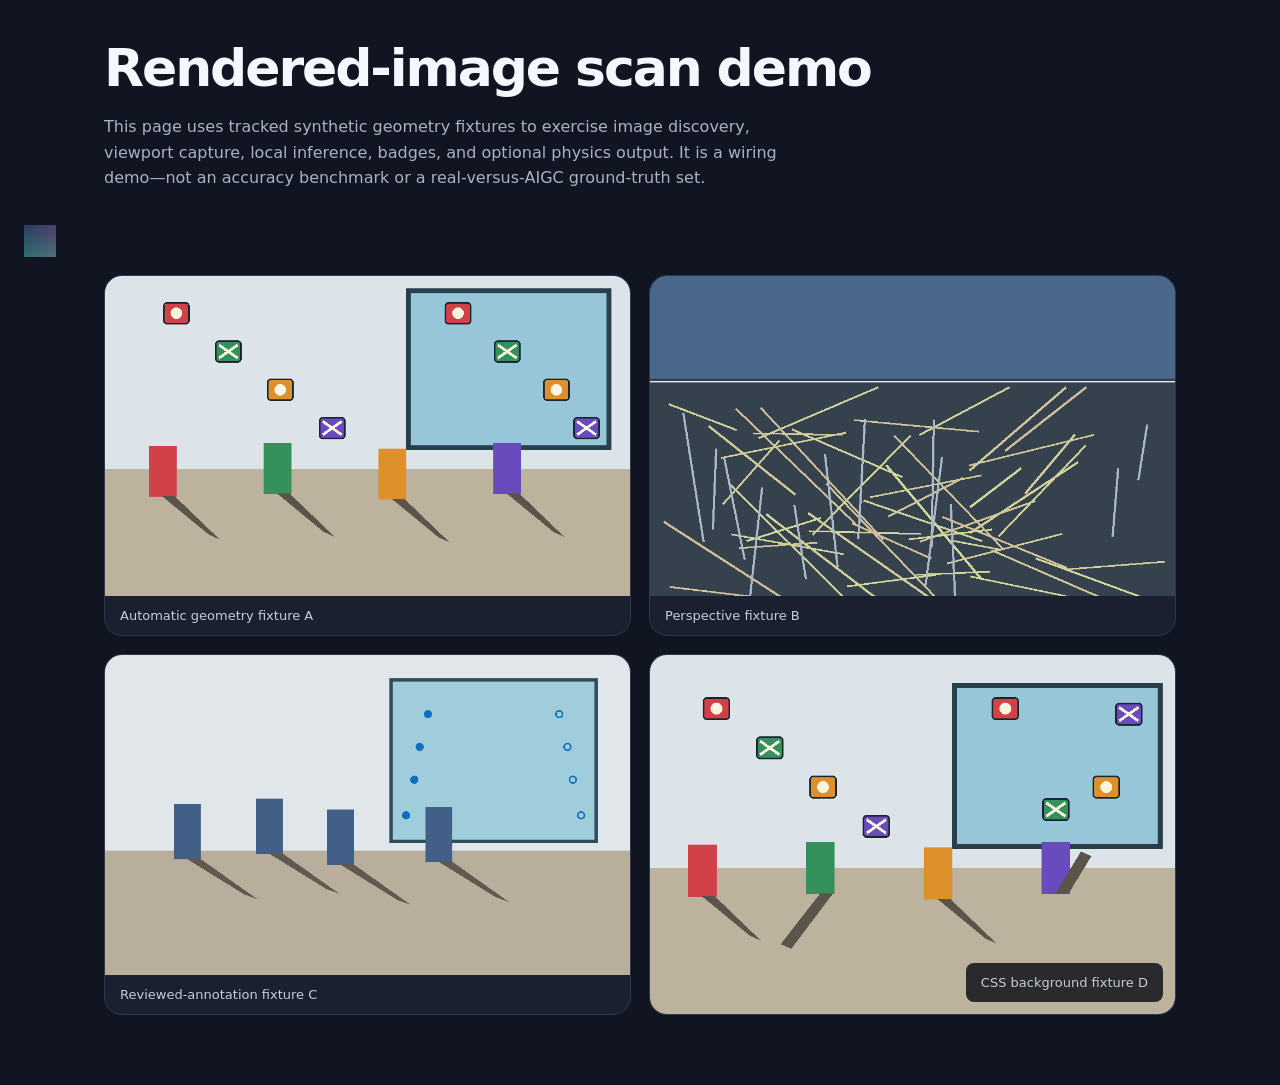
<file: browser_extension/demo/index.html>
<!doctype html>
<html lang="en">
  <head>
    <meta charset="utf-8">
    <meta name="viewport" content="width=device-width, initial-scale=1">
    <title>AIGC Signal Inspector demo wall</title>
    <style>
      * { box-sizing: border-box; }
      body { margin: 0; background: #111522; color: #f5f7ff; font-family: ui-sans-serif, system-ui, sans-serif; }
      header { max-width: 1120px; margin: 0 auto; padding: 38px 24px 18px; }
      h1 { margin: 0; font-size: clamp(28px, 5vw, 52px); letter-spacing: -.04em; }
      header p { max-width: 720px; color: #aab1c4; line-height: 1.6; }
      .wall { display: grid; grid-template-columns: repeat(2, minmax(0, 1fr)); gap: 18px; max-width: 1120px; margin: 0 auto; padding: 18px 24px 70px; }
      figure, .background-card { position: relative; min-height: 360px; margin: 0; overflow: hidden; border: 1px solid #30384f; border-radius: 18px; background: #1a2030; }
      img { display: block; width: 100%; height: 320px; object-fit: cover; }
      figcaption, .background-card span { display: block; padding: 12px 15px; color: #c6ccdc; font-size: 13px; }
      .background-card { background-image: url("../../physics/examples/demo_images/automatic_inconsistent.png"); background-position: center; background-size: cover; }
      .background-card span { position: absolute; right: 12px; bottom: 12px; border-radius: 8px; background: rgba(10, 12, 20, .82); }
      .decoration { width: 32px; height: 32px; margin: 0 24px; opacity: .7; }
      @media (max-width: 720px) { .wall { grid-template-columns: 1fr; } }
    </style>
  </head>
  <body>
    <header>
      <h1>Rendered-image scan demo</h1>
      <p>This page uses tracked synthetic geometry fixtures to exercise image discovery, viewport capture, local inference, badges, and optional physics output. It is a wiring demo—not an accuracy benchmark or a real-versus-AIGC ground-truth set.</p>
    </header>
    <img class="decoration" src="../../physics/examples/demo_images/no_geometry.png" alt="Tiny decorative image that should be filtered">
    <main class="wall">
      <figure>
        <img src="../../physics/examples/demo_images/automatic_consistent.png" alt="Automatic consistent geometry fixture">
        <figcaption>Automatic geometry fixture A</figcaption>
      </figure>
      <figure>
        <img src="../../physics/examples/demo_images/perspective_inconsistent.png" alt="Perspective inconsistency fixture">
        <figcaption>Perspective fixture B</figcaption>
      </figure>
      <figure>
        <img src="../../physics/examples/demo_images/annotated_consistent.png" alt="Annotated consistent fixture">
        <figcaption>Reviewed-annotation fixture C</figcaption>
      </figure>
      <div class="background-card" role="img" aria-label="CSS background geometry fixture">
        <span>CSS background fixture D</span>
      </div>
    </main>
  </body>
</html>
</file>
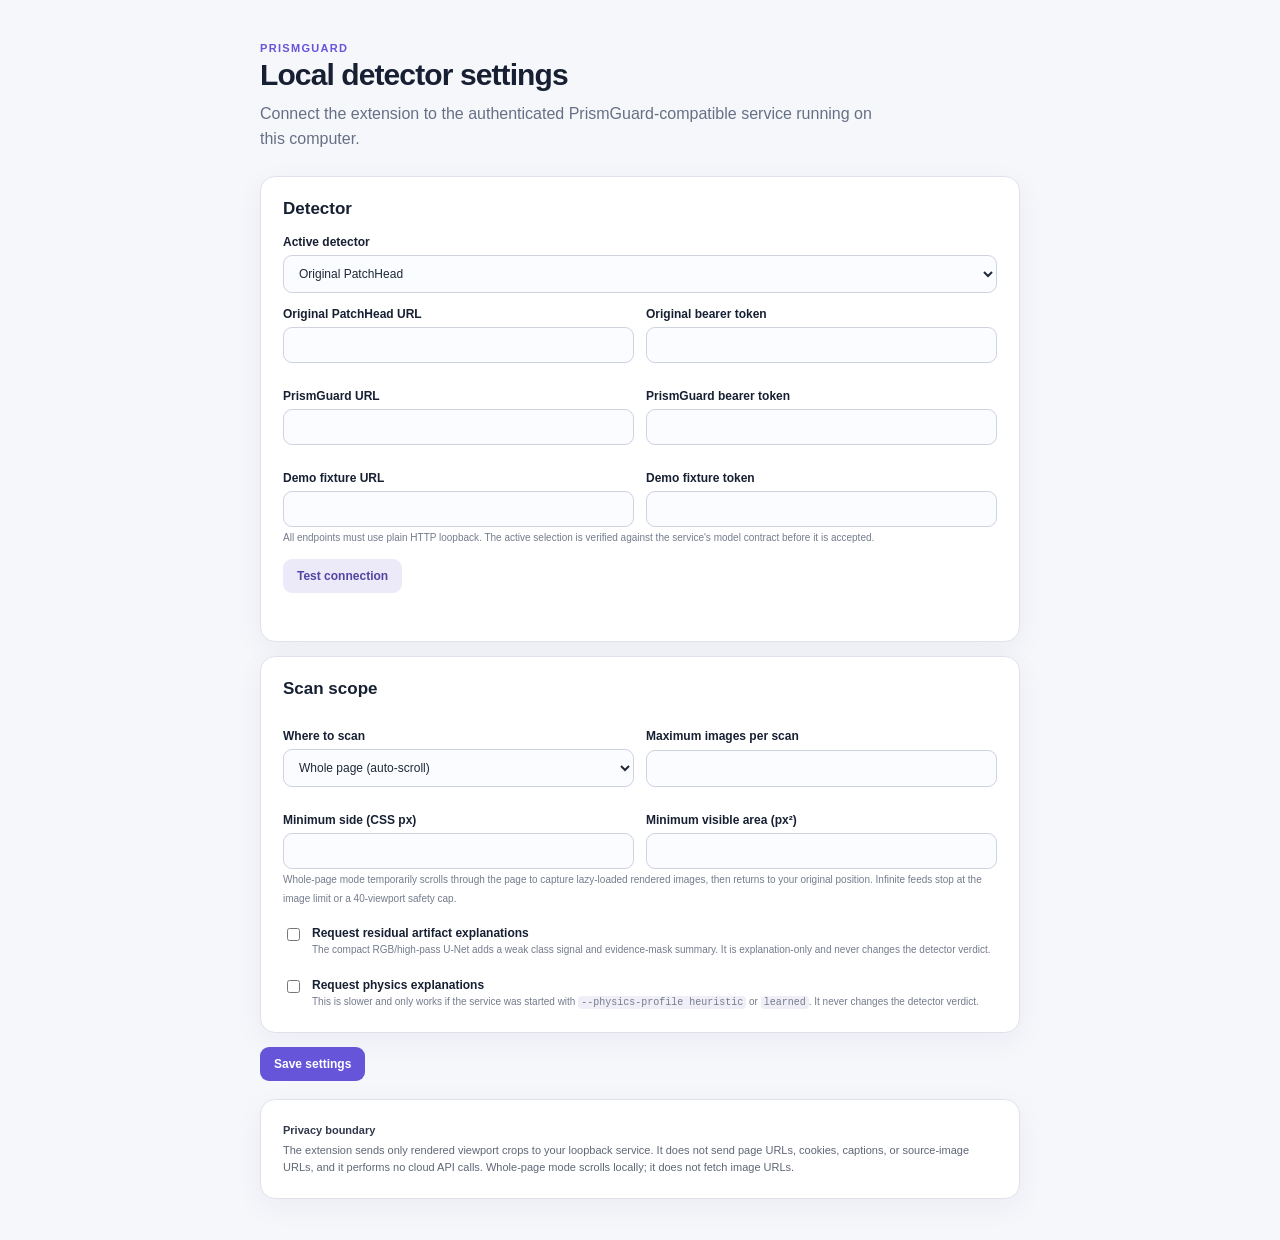
<file: browser_extension/options/options.html>
<!doctype html>
<html lang="en">
  <head>
    <meta charset="utf-8">
    <meta name="viewport" content="width=device-width, initial-scale=1">
    <title>PrismGuard settings</title>
    <link rel="stylesheet" href="options.css">
    <script defer src="../lib/shared.js"></script>
    <script defer src="options.js"></script>
  </head>
  <body>
    <main>
      <header>
        <p class="eyebrow">PrismGuard</p>
        <h1>Local detector settings</h1>
        <p>Connect the extension to the authenticated PrismGuard-compatible service running on this computer.</p>
      </header>

      <form id="settings-form">
        <section>
          <h2>Detector</h2>
          <label>
            Active detector
            <select id="detector-mode" name="detectorMode">
              <option value="original_patchhead">Original PatchHead</option>
              <option value="prismguard">PrismGuard pure DINO</option>
              <option value="demo_fixture">Wiring demo fixture — no accuracy claim</option>
            </select>
          </label>
          <div class="grid">
            <label>
              Original PatchHead URL
              <input id="original-service-url" name="originalServiceUrl" type="url" spellcheck="false" required>
            </label>
            <label>
              Original bearer token
              <input id="original-api-token" name="originalApiToken" type="password" autocomplete="off" spellcheck="false">
            </label>
            <label>
              PrismGuard URL
              <input id="prismguard-service-url" name="prismguardServiceUrl" type="url" spellcheck="false" required>
            </label>
            <label>
              PrismGuard bearer token
              <input id="prismguard-api-token" name="prismguardApiToken" type="password" autocomplete="off" spellcheck="false">
            </label>
            <label>
              Demo fixture URL
              <input id="demo-service-url" name="demoServiceUrl" type="url" spellcheck="false" required>
            </label>
            <label>
              Demo fixture token
              <input id="demo-api-token" name="demoApiToken" type="password" autocomplete="off" spellcheck="false">
            </label>
          </div>
          <small>All endpoints must use plain HTTP loopback. The active selection is verified against the service's model contract before it is accepted.</small>
          <button id="test-button" class="secondary" type="button">Test connection</button>
          <p id="connection-status" class="status" aria-live="polite"></p>
        </section>

        <section>
          <h2>Scan scope</h2>
          <div class="grid">
            <label>
              Where to scan
              <select id="scan-scope" name="scanScope">
                <option value="page">Whole page (auto-scroll)</option>
                <option value="visible">Current viewport only</option>
              </select>
            </label>
            <label>
              Maximum images per scan
              <input id="max-images" name="maxImages" type="number" min="1" max="60" step="1">
            </label>
            <label>
              Minimum side (CSS px)
              <input id="min-dimension" name="minDimension" type="number" min="48" max="320" step="1">
            </label>
            <label>
              Minimum visible area (px²)
              <input id="min-area" name="minArea" type="number" min="2304" max="250000" step="1">
            </label>
          </div>
          <small>Whole-page mode temporarily scrolls through the page to capture lazy-loaded rendered images, then returns to your original position. Infinite feeds stop at the image limit or a 40-viewport safety cap.</small>
          <label class="checkbox">
            <input id="include-artifacts" name="includeArtifacts" type="checkbox">
            <span>
              Request residual artifact explanations
              <small>The compact RGB/high-pass U-Net adds a weak class signal and evidence-mask summary. It is explanation-only and never changes the detector verdict.</small>
            </span>
          </label>
          <label class="checkbox">
            <input id="include-physics" name="includePhysics" type="checkbox">
            <span>
              Request physics explanations
              <small>This is slower and only works if the service was started with <code>--physics-profile heuristic</code> or <code>learned</code>. It never changes the detector verdict.</small>
            </span>
          </label>
        </section>

        <div class="save-row">
          <button class="primary" type="submit">Save settings</button>
          <span id="save-status" aria-live="polite"></span>
        </div>
      </form>

      <aside>
        <strong>Privacy boundary</strong>
        The extension sends only rendered viewport crops to your loopback service. It does not send page URLs, cookies, captions, or source-image URLs, and it performs no cloud API calls. Whole-page mode scrolls locally; it does not fetch image URLs.
      </aside>
    </main>
  </body>
</html>
</file>
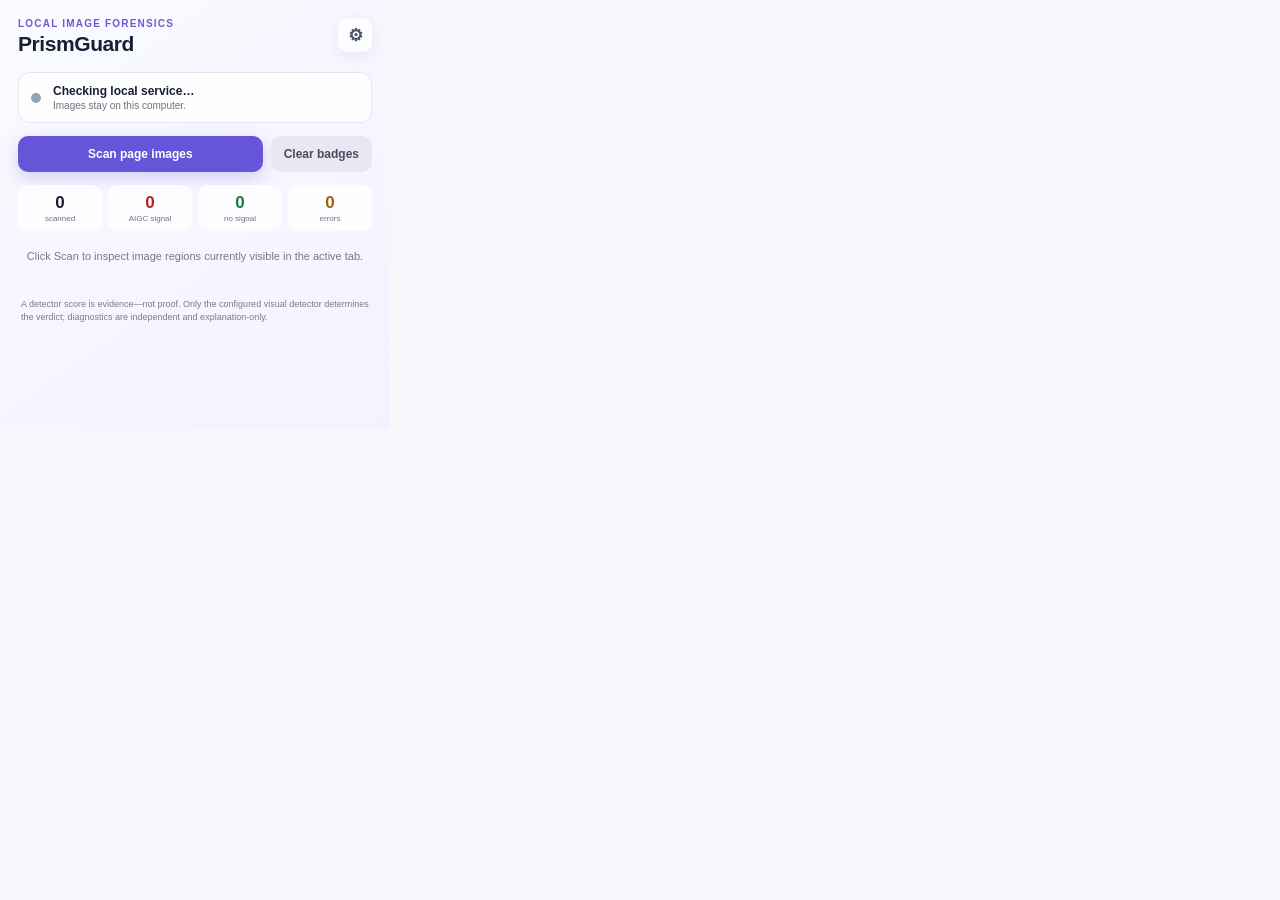
<file: browser_extension/popup/popup.html>
<!doctype html>
<html lang="en">
  <head>
    <meta charset="utf-8">
    <meta name="viewport" content="width=device-width, initial-scale=1">
    <title>PrismGuard</title>
    <link rel="stylesheet" href="popup.css">
    <script defer src="../lib/shared.js"></script>
    <script defer src="popup.js"></script>
  </head>
  <body>
    <main>
      <header class="hero">
        <div>
          <p class="eyebrow">Local image forensics</p>
          <h1>PrismGuard</h1>
        </div>
        <button id="settings-button" class="icon-button" type="button" title="Open settings" aria-label="Open settings">⚙</button>
      </header>

      <section class="service-card" aria-live="polite">
        <span id="service-dot" class="status-dot idle"></span>
        <div>
          <strong id="service-title">Checking local service…</strong>
          <span id="service-detail">Images stay on this computer.</span>
        </div>
      </section>

      <section class="actions">
        <button id="scan-button" class="primary" type="button">Scan page images</button>
        <button id="clear-button" class="secondary" type="button">Clear badges</button>
      </section>

      <section id="progress-panel" class="progress-panel" hidden aria-live="polite">
        <div class="progress-copy">
          <span id="progress-label">Preparing visible crops…</span>
          <span id="progress-count"></span>
        </div>
        <progress id="progress-bar" max="1" value="0"></progress>
      </section>

      <section id="summary-panel" class="summary" hidden aria-label="Scan summary">
        <div><strong id="summary-total">0</strong><span>scanned</span></div>
        <div class="aigc"><strong id="summary-aigc">0</strong><span>AIGC signal</span></div>
        <div class="clear"><strong id="summary-clear">0</strong><span>no signal</span></div>
        <div class="error"><strong id="summary-errors">0</strong><span>errors</span></div>
      </section>

      <p id="empty-message" class="empty-message">Click Scan to inspect image regions currently visible in the active tab.</p>
      <p id="scan-note" class="scan-note" hidden></p>
      <ol id="result-list" class="result-list" aria-live="polite"></ol>

      <footer>
        A detector score is evidence—not proof. Only the configured visual detector determines the verdict; diagnostics are independent and explanation-only.
      </footer>
    </main>
  </body>
</html>
</file>
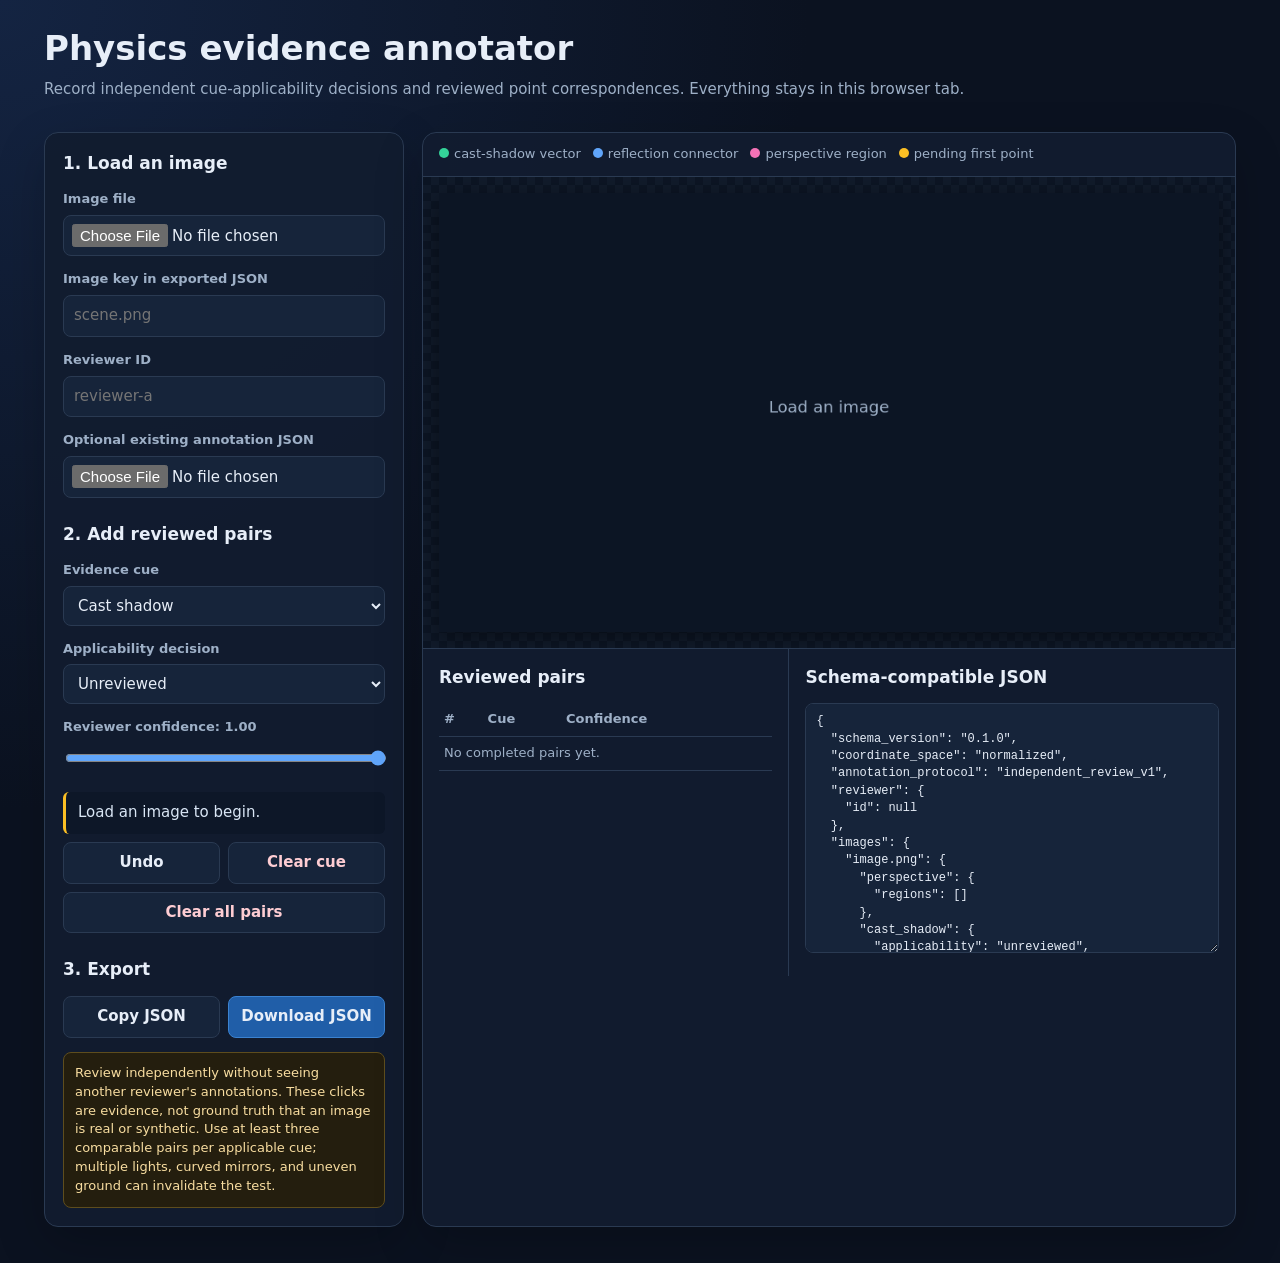
<file: physics/tools/annotator.html>
<!doctype html>
<html lang="en">
<head>
  <meta charset="utf-8">
  <meta name="viewport" content="width=device-width, initial-scale=1">
  <title>TechJam Physics Annotation Tool</title>
  <style>
    :root {
      color-scheme: dark;
      --bg: #0b1220;
      --panel: #111c2f;
      --panel-2: #16243a;
      --text: #e7eef8;
      --muted: #9eb0c7;
      --border: #2a3a52;
      --shadow: #34d399;
      --reflection: #60a5fa;
      --pending: #fbbf24;
      --danger: #fb7185;
    }

    * { box-sizing: border-box; }

    body {
      margin: 0;
      min-height: 100vh;
      background: radial-gradient(circle at top left, #142442 0, var(--bg) 45%);
      color: var(--text);
      font: 15px/1.45 system-ui, -apple-system, BlinkMacSystemFont, "Segoe UI", sans-serif;
    }

    header {
      padding: 24px clamp(18px, 4vw, 44px) 12px;
      max-width: 1600px;
      margin: auto;
    }

    h1 { margin: 0 0 6px; font-size: clamp(22px, 3vw, 34px); }
    h2 { margin: 0 0 14px; font-size: 17px; }
    p { margin: 5px 0; }
    .muted { color: var(--muted); }

    main {
      display: grid;
      grid-template-columns: minmax(280px, 360px) minmax(0, 1fr);
      gap: 18px;
      max-width: 1600px;
      margin: auto;
      padding: 14px clamp(18px, 4vw, 44px) 36px;
    }

    .panel {
      background: color-mix(in srgb, var(--panel) 94%, transparent);
      border: 1px solid var(--border);
      border-radius: 14px;
      box-shadow: 0 18px 50px rgb(0 0 0 / 20%);
    }

    .controls { padding: 18px; }
    .stage { min-width: 0; overflow: hidden; }

    label {
      display: block;
      margin: 14px 0 6px;
      color: var(--muted);
      font-size: 13px;
      font-weight: 650;
    }

    input, select, button, textarea {
      width: 100%;
      border: 1px solid var(--border);
      border-radius: 8px;
      background: var(--panel-2);
      color: var(--text);
      padding: 9px 10px;
      font: inherit;
    }

    input[type="file"] { padding: 8px; }
    input[type="range"] { padding: 4px 0; accent-color: var(--reflection); }

    button {
      cursor: pointer;
      font-weight: 700;
      transition: transform 100ms ease, border-color 100ms ease;
    }

    button:hover { border-color: #6683a8; }
    button:active { transform: translateY(1px); }
    button.primary { background: #205ea8; border-color: #3b82d0; }
    button.danger { color: #fecdd3; }
    button.small { width: auto; padding: 4px 8px; font-size: 12px; }

    .row { display: grid; grid-template-columns: 1fr 1fr; gap: 8px; margin-top: 8px; }

    .status {
      margin-top: 14px;
      padding: 10px 12px;
      min-height: 42px;
      background: #0d1728;
      border-left: 3px solid var(--pending);
      border-radius: 6px;
      color: #d9e6f5;
    }

    .legend {
      display: flex;
      flex-wrap: wrap;
      gap: 12px;
      padding: 12px 16px;
      border-bottom: 1px solid var(--border);
      color: var(--muted);
      font-size: 13px;
    }

    .dot {
      display: inline-block;
      width: 10px;
      height: 10px;
      margin-right: 5px;
      border-radius: 50%;
    }

    .canvas-wrap {
      display: grid;
      place-items: center;
      min-height: 460px;
      max-height: 72vh;
      padding: 16px;
      overflow: auto;
      background:
        linear-gradient(45deg, #111b2b 25%, transparent 25%),
        linear-gradient(-45deg, #111b2b 25%, transparent 25%),
        linear-gradient(45deg, transparent 75%, #111b2b 75%),
        linear-gradient(-45deg, transparent 75%, #111b2b 75%), #0c1524;
      background-position: 0 0, 0 8px, 8px -8px, -8px 0;
      background-size: 16px 16px;
    }

    canvas {
      display: block;
      max-width: 100%;
      max-height: calc(72vh - 32px);
      cursor: crosshair;
      box-shadow: 0 6px 24px rgb(0 0 0 / 45%);
    }

    .lower {
      display: grid;
      grid-template-columns: minmax(280px, 0.9fr) minmax(300px, 1.1fr);
      border-top: 1px solid var(--border);
    }

    .lower > section { padding: 16px; min-width: 0; }
    .lower > section + section { border-left: 1px solid var(--border); }

    table { width: 100%; border-collapse: collapse; font-size: 13px; }
    th, td { text-align: left; padding: 7px 5px; border-bottom: 1px solid var(--border); }
    th { color: var(--muted); }

    textarea {
      min-height: 250px;
      resize: vertical;
      font: 12px/1.45 ui-monospace, SFMono-Regular, Menlo, Consolas, monospace;
      white-space: pre;
    }

    .warning {
      margin-top: 14px;
      padding: 11px;
      border: 1px solid #5e4d1d;
      border-radius: 8px;
      background: #241e0e;
      color: #f8dda0;
      font-size: 13px;
    }

    @media (max-width: 940px) {
      main { grid-template-columns: 1fr; }
      .lower { grid-template-columns: 1fr; }
      .lower > section + section { border-left: 0; border-top: 1px solid var(--border); }
      .canvas-wrap { min-height: 300px; }
    }
  </style>
</head>
<body>
  <header>
    <h1>Physics evidence annotator</h1>
    <p class="muted">Record independent cue-applicability decisions and reviewed point correspondences. Everything stays in this browser tab.</p>
  </header>

  <main>
    <aside class="panel controls">
      <h2>1. Load an image</h2>
      <label for="image-input">Image file</label>
      <input id="image-input" type="file" accept="image/*">

      <label for="image-key">Image key in exported JSON</label>
      <input id="image-key" type="text" placeholder="scene.png">

      <label for="reviewer-id">Reviewer ID</label>
      <input id="reviewer-id" type="text" placeholder="reviewer-a" required>

      <label for="import-input">Optional existing annotation JSON</label>
      <input id="import-input" type="file" accept="application/json,.json">

      <h2 style="margin-top: 24px">2. Add reviewed pairs</h2>
      <label for="cue">Evidence cue</label>
      <select id="cue">
        <option value="cast_shadow">Cast shadow</option>
        <option value="reflection">Planar reflection</option>
        <option value="perspective_region">Perspective structural region</option>
      </select>

      <label for="cue-applicability">Applicability decision</label>
      <select id="cue-applicability">
        <option value="unreviewed">Unreviewed</option>
        <option value="applicable">Applicable</option>
        <option value="not_applicable">Not applicable</option>
        <option value="uncertain">Uncertain</option>
      </select>

      <label for="confidence">Reviewer confidence: <span id="confidence-value">1.00</span></label>
      <input id="confidence" type="range" min="0.05" max="1" step="0.05" value="1">

      <div id="status" class="status">Load an image to begin.</div>

      <div class="row">
        <button id="undo" type="button">Undo</button>
        <button id="clear-cue" class="danger" type="button">Clear cue</button>
      </div>
      <button id="clear-all" class="danger" type="button" style="margin-top: 8px">Clear all pairs</button>

      <h2 style="margin-top: 24px">3. Export</h2>
      <div class="row">
        <button id="copy" type="button">Copy JSON</button>
        <button id="download" class="primary" type="button">Download JSON</button>
      </div>

      <div class="warning">
        Review independently without seeing another reviewer's annotations. These clicks are evidence, not ground truth that an image is real or synthetic. Use at least three comparable pairs per applicable cue; multiple lights, curved mirrors, and uneven ground can invalidate the test.
      </div>
    </aside>

    <section class="panel stage">
      <div class="legend">
        <span><span class="dot" style="background: var(--shadow)"></span>cast-shadow vector</span>
        <span><span class="dot" style="background: var(--reflection)"></span>reflection connector</span>
        <span><span class="dot" style="background: #f472b6"></span>perspective region</span>
        <span><span class="dot" style="background: var(--pending)"></span>pending first point</span>
      </div>
      <div id="canvas-wrap" class="canvas-wrap">
        <canvas id="canvas" width="960" height="540" aria-label="Image annotation canvas"></canvas>
      </div>
      <div class="lower">
        <section>
          <h2>Reviewed pairs</h2>
          <table>
            <thead><tr><th>#</th><th>Cue</th><th>Confidence</th><th></th></tr></thead>
            <tbody id="pair-list"></tbody>
          </table>
        </section>
        <section>
          <h2>Schema-compatible JSON</h2>
          <textarea id="json-preview" readonly spellcheck="false"></textarea>
        </section>
      </div>
    </section>
  </main>

  <script>
    "use strict";

    const canvas = document.querySelector("#canvas");
    const context = canvas.getContext("2d");
    const imageInput = document.querySelector("#image-input");
    const importInput = document.querySelector("#import-input");
    const imageKeyInput = document.querySelector("#image-key");
    const reviewerIdInput = document.querySelector("#reviewer-id");
    const cueSelect = document.querySelector("#cue");
    const cueApplicabilitySelect = document.querySelector("#cue-applicability");
    const confidenceInput = document.querySelector("#confidence");
    const confidenceValue = document.querySelector("#confidence-value");
    const status = document.querySelector("#status");
    const pairList = document.querySelector("#pair-list");
    const jsonPreview = document.querySelector("#json-preview");

    const colors = {
      cast_shadow: "#34d399",
      reflection: "#60a5fa",
      perspective_region: "#f472b6",
      pending: "#fbbf24",
    };

    const state = {
      image: null,
      imageName: "",
      pending: null,
      pairs: { cast_shadow: [], reflection: [], perspective_region: [] },
      applicability: { cast_shadow: "unreviewed", reflection: "unreviewed" },
    };

    function cueLabel(cue) {
      if (cue === "cast_shadow") return "shadow";
      if (cue === "reflection") return "reflection";
      return "perspective region";
    }

    function firstPointLabel(cue) {
      if (cue === "cast_shadow") return "object-ground contact";
      if (cue === "reflection") return "visible object point";
      return "top-left corner of the structural region";
    }

    function secondPointLabel(cue) {
      if (cue === "cast_shadow") return "corresponding shadow tip";
      if (cue === "reflection") return "matching reflected point";
      return "bottom-right corner of the structural region";
    }

    function updateStatus(message) {
      if (message) {
        status.textContent = message;
        return;
      }
      if (!state.image) {
        status.textContent = "Load an image to begin.";
      } else if (!state.pending) {
        status.textContent = `Click the ${firstPointLabel(cueSelect.value)}.`;
      } else {
        status.textContent = `Now click the ${secondPointLabel(state.pending.cue)}.`;
      }
    }

    function canvasPoint(event) {
      const bounds = canvas.getBoundingClientRect();
      return {
        x: Math.max(0, Math.min(1, (event.clientX - bounds.left) / bounds.width)),
        y: Math.max(0, Math.min(1, (event.clientY - bounds.top) / bounds.height)),
      };
    }

    function pixelPoint(point) {
      return { x: point.x * canvas.width, y: point.y * canvas.height };
    }

    function drawPoint(point, color, filled = true) {
      const pixel = pixelPoint(point);
      context.beginPath();
      context.arc(pixel.x, pixel.y, 6, 0, Math.PI * 2);
      context.fillStyle = color;
      context.strokeStyle = "#07111f";
      context.lineWidth = 2;
      if (filled) context.fill();
      context.stroke();
    }

    function drawArrow(first, second, color) {
      const start = pixelPoint(first);
      const end = pixelPoint(second);
      const angle = Math.atan2(end.y - start.y, end.x - start.x);
      context.strokeStyle = color;
      context.lineWidth = Math.max(3, canvas.width / 360);
      context.beginPath();
      context.moveTo(start.x, start.y);
      context.lineTo(end.x, end.y);
      context.stroke();
      context.beginPath();
      context.moveTo(end.x, end.y);
      context.lineTo(end.x - 14 * Math.cos(angle - Math.PI / 6), end.y - 14 * Math.sin(angle - Math.PI / 6));
      context.moveTo(end.x, end.y);
      context.lineTo(end.x - 14 * Math.cos(angle + Math.PI / 6), end.y - 14 * Math.sin(angle + Math.PI / 6));
      context.stroke();
      drawPoint(first, color, true);
      drawPoint(second, color, false);
    }

    function drawRegion(first, second, color) {
      const start = pixelPoint(first);
      const end = pixelPoint(second);
      const left = Math.min(start.x, end.x);
      const top = Math.min(start.y, end.y);
      const width = Math.abs(end.x - start.x);
      const height = Math.abs(end.y - start.y);
      context.fillStyle = `${color}22`;
      context.strokeStyle = color;
      context.lineWidth = Math.max(3, canvas.width / 360);
      context.fillRect(left, top, width, height);
      context.strokeRect(left, top, width, height);
      drawPoint(first, color, true);
      drawPoint(second, color, false);
    }

    function draw() {
      context.clearRect(0, 0, canvas.width, canvas.height);
      if (state.image) {
        context.drawImage(state.image, 0, 0, canvas.width, canvas.height);
      } else {
        context.fillStyle = "#0c1524";
        context.fillRect(0, 0, canvas.width, canvas.height);
        context.fillStyle = "#9eb0c7";
        context.textAlign = "center";
        context.font = "20px system-ui";
        context.fillText("Load an image", canvas.width / 2, canvas.height / 2);
      }

      for (const cue of ["cast_shadow", "reflection", "perspective_region"]) {
        state.pairs[cue].forEach((pair, index) => {
          if (cue === "perspective_region") {
            drawRegion(pair.first, pair.second, colors[cue]);
          } else {
            drawArrow(pair.first, pair.second, colors[cue]);
          }
          const first = pixelPoint(pair.first);
          context.fillStyle = colors[cue];
          context.font = `bold ${Math.max(13, canvas.width / 70)}px system-ui`;
          context.textAlign = "left";
          context.fillText(String(index + 1), first.x + 9, first.y - 9);
        });
      }
      if (state.pending) drawPoint(state.pending.point, colors.pending, true);
    }

    function round(value) {
      return Number(value.toFixed(6));
    }

    function pairPayload(cue, pair) {
      const confidence = round(pair.confidence);
      if (cue === "perspective_region") {
        return {
          xyxy: [
            round(Math.min(pair.first.x, pair.second.x)),
            round(Math.min(pair.first.y, pair.second.y)),
            round(Math.max(pair.first.x, pair.second.x)),
            round(Math.max(pair.first.y, pair.second.y)),
          ],
          confidence,
        };
      }
      if (cue === "cast_shadow") {
        return {
          object_contact: [round(pair.first.x), round(pair.first.y)],
          shadow_tip: [round(pair.second.x), round(pair.second.y)],
          confidence,
        };
      }
      return {
        object_point: [round(pair.first.x), round(pair.first.y)],
        reflection_point: [round(pair.second.x), round(pair.second.y)],
        confidence,
      };
    }

    function exportPayload() {
      const key = imageKeyInput.value.trim() || state.imageName || "image.png";
      return {
        schema_version: "0.1.0",
        coordinate_space: "normalized",
        annotation_protocol: "independent_review_v1",
        reviewer: {
          id: reviewerIdInput.value.trim() || null,
        },
        images: {
          [key]: {
            perspective: {
              regions: state.pairs.perspective_region.map(pair => pairPayload("perspective_region", pair)),
            },
            cast_shadow: {
              applicability: state.applicability.cast_shadow,
              pairs: state.pairs.cast_shadow.map(pair => pairPayload("cast_shadow", pair)),
            },
            reflection: {
              applicability: state.applicability.reflection,
              pairs: state.pairs.reflection.map(pair => pairPayload("reflection", pair)),
            },
          },
        },
      };
    }

    function refreshPairList() {
      pairList.replaceChildren();
      for (const cue of ["cast_shadow", "reflection", "perspective_region"]) {
        state.pairs[cue].forEach((pair, index) => {
          const row = document.createElement("tr");
          const number = document.createElement("td");
          number.textContent = String(index + 1);
          const label = document.createElement("td");
          label.textContent = cueLabel(cue);
          label.style.color = colors[cue];
          const confidence = document.createElement("td");
          confidence.textContent = pair.confidence.toFixed(2);
          const action = document.createElement("td");
          const remove = document.createElement("button");
          remove.type = "button";
          remove.className = "small danger";
          remove.textContent = "Remove";
          remove.addEventListener("click", () => {
            state.pairs[cue].splice(index, 1);
            refresh();
          });
          action.append(remove);
          row.append(number, label, confidence, action);
          pairList.append(row);
        });
      }
      if (!pairList.children.length) {
        const row = document.createElement("tr");
        const cell = document.createElement("td");
        cell.colSpan = 4;
        cell.className = "muted";
        cell.textContent = "No completed pairs yet.";
        row.append(cell);
        pairList.append(row);
      }
    }

    function refresh() {
      const isRegion = cueSelect.value === "perspective_region";
      cueApplicabilitySelect.disabled = isRegion;
      cueApplicabilitySelect.value = isRegion ? "unreviewed" : state.applicability[cueSelect.value];
      draw();
      refreshPairList();
      jsonPreview.value = JSON.stringify(exportPayload(), null, 2);
      updateStatus();
    }

    function normalizedImportedPoint(value, coordinateSpace) {
      if (!Array.isArray(value) || value.length !== 2) throw new Error("Invalid point array");
      let x = Number(value[0]);
      let y = Number(value[1]);
      if (coordinateSpace === "pixels") {
        if (!state.image) throw new Error("Load the corresponding image before importing pixel coordinates");
        x /= canvas.width;
        y /= canvas.height;
      }
      if (![x, y].every(Number.isFinite) || x < 0 || x > 1 || y < 0 || y > 1) {
        throw new Error("Imported points must lie within the image");
      }
      return { x, y };
    }

    function importEntry(payload) {
      if (!payload || typeof payload !== "object" || !payload.images) {
        throw new Error("Expected an annotation object containing `images`");
      }
      const key = imageKeyInput.value.trim() || state.imageName;
      const entryKey = payload.images[key]
        ? key
        : Object.keys(payload.images).find(candidate => candidate.split("/").pop() === state.imageName)
          || Object.keys(payload.images)[0];
      if (!entryKey) throw new Error("No image annotation was found in the JSON file");
      const entry = payload.images[entryKey];
      const coordinateSpace = entry.coordinate_space || payload.coordinate_space || "normalized";
      if (!["normalized", "pixels"].includes(coordinateSpace)) throw new Error("Unknown coordinate space");

      const shadowPairs = entry.cast_shadow?.pairs || [];
      const reflectionPairs = entry.reflection?.pairs || [];
      const perspectiveRegions = entry.perspective?.regions || [];
      state.pairs.cast_shadow = shadowPairs.map(pair => ({
        first: normalizedImportedPoint(pair.object_contact, coordinateSpace),
        second: normalizedImportedPoint(pair.shadow_tip, coordinateSpace),
        confidence: Number(pair.confidence ?? 1),
      }));
      state.pairs.reflection = reflectionPairs.map(pair => ({
        first: normalizedImportedPoint(pair.object_point, coordinateSpace),
        second: normalizedImportedPoint(pair.reflection_point, coordinateSpace),
        confidence: Number(pair.confidence ?? 1),
      }));
      state.pairs.perspective_region = perspectiveRegions.map(region => ({
        first: normalizedImportedPoint(region.xyxy?.slice(0, 2), coordinateSpace),
        second: normalizedImportedPoint(region.xyxy?.slice(2, 4), coordinateSpace),
        confidence: Number(region.confidence ?? 1),
      }));
      state.applicability.cast_shadow = entry.cast_shadow?.applicability
        || (shadowPairs.length ? "applicable" : "unreviewed");
      state.applicability.reflection = entry.reflection?.applicability
        || (reflectionPairs.length ? "applicable" : "unreviewed");
      reviewerIdInput.value = payload.reviewer?.id || reviewerIdInput.value;
      imageKeyInput.value = entryKey;
      state.pending = null;
      refresh();
      updateStatus(`Imported ${shadowPairs.length} shadow, ${reflectionPairs.length} reflection, and ${perspectiveRegions.length} perspective-region annotation(s).`);
    }

    imageInput.addEventListener("change", () => {
      const file = imageInput.files?.[0];
      if (!file) return;
      const image = new Image();
      const objectUrl = URL.createObjectURL(file);
      image.addEventListener("load", () => {
        state.image = image;
        state.imageName = file.name;
        state.pending = null;
        state.pairs = { cast_shadow: [], reflection: [], perspective_region: [] };
        state.applicability = { cast_shadow: "unreviewed", reflection: "unreviewed" };
        canvas.width = image.naturalWidth;
        canvas.height = image.naturalHeight;
        imageKeyInput.value = file.name;
        URL.revokeObjectURL(objectUrl);
        refresh();
      });
      image.addEventListener("error", () => {
        URL.revokeObjectURL(objectUrl);
        updateStatus("The selected image could not be decoded.");
      });
      image.src = objectUrl;
    });

    importInput.addEventListener("change", async () => {
      const file = importInput.files?.[0];
      if (!file) return;
      try {
        importEntry(JSON.parse(await file.text()));
      } catch (error) {
        updateStatus(`Import failed: ${error.message}`);
      } finally {
        importInput.value = "";
      }
    });

    canvas.addEventListener("click", event => {
      if (!state.image) return;
      const point = canvasPoint(event);
      const cue = cueSelect.value;
      if (!state.pending) {
        state.pending = { cue, point };
      } else if (state.pending.cue !== cue) {
        state.pending = { cue, point };
      } else {
        state.pairs[cue].push({
          first: state.pending.point,
          second: point,
          confidence: Number(confidenceInput.value),
        });
        if (cue !== "perspective_region") state.applicability[cue] = "applicable";
        state.pending = null;
      }
      refresh();
    });

    cueSelect.addEventListener("change", () => {
      state.pending = null;
      refresh();
    });

    cueApplicabilitySelect.addEventListener("change", () => {
      if (cueSelect.value === "perspective_region") return;
      state.applicability[cueSelect.value] = cueApplicabilitySelect.value;
      state.pending = null;
      refresh();
    });

    confidenceInput.addEventListener("input", () => {
      confidenceValue.textContent = Number(confidenceInput.value).toFixed(2);
    });

    imageKeyInput.addEventListener("input", () => {
      jsonPreview.value = JSON.stringify(exportPayload(), null, 2);
    });

    reviewerIdInput.addEventListener("input", () => {
      jsonPreview.value = JSON.stringify(exportPayload(), null, 2);
    });

    document.querySelector("#undo").addEventListener("click", () => {
      if (state.pending) {
        state.pending = null;
      } else {
        state.pairs[cueSelect.value].pop();
      }
      refresh();
    });

    document.querySelector("#clear-cue").addEventListener("click", () => {
      const cue = cueSelect.value;
      const hasReview = state.pairs[cue].length
        || (cue !== "perspective_region" && state.applicability[cue] !== "unreviewed");
      if (hasReview && window.confirm(`Clear the ${cueLabel(cue)} review?`)) {
        state.pairs[cue] = [];
        if (cue !== "perspective_region") state.applicability[cue] = "unreviewed";
        state.pending = null;
        refresh();
      }
    });

    document.querySelector("#clear-all").addEventListener("click", () => {
      const count = state.pairs.cast_shadow.length + state.pairs.reflection.length;
      const regionCount = state.pairs.perspective_region.length;
      const hasDecision = Object.values(state.applicability).some(value => value !== "unreviewed");
      if ((count || regionCount || hasDecision) && window.confirm("Clear every review decision and annotation for this image?")) {
        state.pairs = { cast_shadow: [], reflection: [], perspective_region: [] };
        state.applicability = { cast_shadow: "unreviewed", reflection: "unreviewed" };
        state.pending = null;
        refresh();
      }
    });

    document.querySelector("#copy").addEventListener("click", async () => {
      if (!reviewerIdInput.value.trim()) {
        updateStatus("Enter a reviewer ID before exporting annotations.");
        reviewerIdInput.focus();
        return;
      }
      const text = jsonPreview.value;
      try {
        await navigator.clipboard.writeText(text);
        updateStatus("Annotation JSON copied to the clipboard.");
      } catch (_) {
        jsonPreview.focus();
        jsonPreview.select();
        document.execCommand("copy");
        updateStatus("Annotation JSON selected and copied.");
      }
    });

    document.querySelector("#download").addEventListener("click", () => {
      if (!reviewerIdInput.value.trim()) {
        updateStatus("Enter a reviewer ID before exporting annotations.");
        reviewerIdInput.focus();
        return;
      }
      const blob = new Blob([`${jsonPreview.value}\n`], { type: "application/json" });
      const url = URL.createObjectURL(blob);
      const link = document.createElement("a");
      const stem = (imageKeyInput.value.trim() || "physics-annotations").replace(/\.[^.]+$/, "");
      const reviewer = (reviewerIdInput.value.trim() || "reviewer").replace(/[^A-Za-z0-9_.-]+/g, "-");
      link.href = url;
      link.download = `${stem}.${reviewer}.physics.json`;
      link.click();
      URL.revokeObjectURL(url);
      updateStatus("Annotation JSON downloaded.");
    });

    refresh();
  </script>
</body>
</html>
</file>
<file: browser_extension/options/options.css>
:root {
  color-scheme: light;
  font-family: Inter, ui-sans-serif, -apple-system, BlinkMacSystemFont, "Segoe UI", sans-serif;
  background: #f6f7fb;
  color: #172033;
}

* { box-sizing: border-box; }
body { margin: 0; }
main { width: min(760px, calc(100% - 32px)); margin: 42px auto; }
.eyebrow { margin: 0 0 4px; color: #6654d9; font-size: 11px; font-weight: 800; letter-spacing: .12em; text-transform: uppercase; }
h1 { margin: 0; font-size: 30px; letter-spacing: -.03em; }
header > p:last-child { max-width: 620px; margin: 10px 0 24px; color: #667085; line-height: 1.55; }
form { display: grid; gap: 14px; }
section, aside { padding: 22px; border: 1px solid #e0e2eb; border-radius: 15px; background: white; box-shadow: 0 8px 30px rgba(42, 39, 77, .05); }
h2 { margin: 0 0 16px; font-size: 17px; }
label { display: grid; gap: 6px; margin-top: 14px; font-size: 12px; font-weight: 750; }
input[type="url"], input[type="password"], input[type="number"], select { width: 100%; padding: 10px 11px; border: 1px solid #cfd3df; border-radius: 9px; background: #fbfcff; color: #1f2937; font: inherit; font-weight: 500; }
input:focus { border-color: #7766dc; outline: 3px solid rgba(119, 102, 220, .13); }
small { color: #737b8c; font-size: 10px; font-weight: 500; line-height: 1.45; }
code { padding: 1px 3px; border-radius: 4px; background: #f0eff8; }
.grid { display: grid; grid-template-columns: repeat(2, 1fr); gap: 12px; }
.checkbox { display: grid; grid-template-columns: auto 1fr; align-items: start; gap: 9px; margin-top: 20px; }
.checkbox input { margin-top: 2px; accent-color: #6654d9; }
.checkbox span, .checkbox small { display: block; }
.checkbox small { margin-top: 3px; }
button { padding: 10px 14px; border: 0; border-radius: 9px; cursor: pointer; font: inherit; font-size: 12px; font-weight: 800; }
button:disabled { cursor: progress; opacity: .6; }
.primary { background: #6654d9; color: white; }
.secondary { margin-top: 14px; background: #eceaf8; color: #5145a5; }
.status { min-height: 17px; margin: 9px 0 0; color: #667085; font-size: 11px; }
.status.success, #save-status.success { color: #177a43; }
.status.error, #save-status.error { color: #b42323; }
.save-row { display: flex; align-items: center; gap: 12px; }
#save-status { font-size: 11px; }
aside { margin-top: 18px; color: #5f6676; font-size: 11px; line-height: 1.55; }
aside strong { display: block; margin-bottom: 3px; color: #30384a; }

@media (max-width: 620px) {
  main { margin-top: 20px; }
  .grid { grid-template-columns: 1fr; }
}
</file>
<file: browser_extension/popup/popup.css>
:root {
  color-scheme: light;
  font-family: Inter, ui-sans-serif, -apple-system, BlinkMacSystemFont, "Segoe UI", sans-serif;
  background: #f7f8fc;
  color: #172033;
}

* { box-sizing: border-box; }

body {
  margin: 0;
  width: 390px;
  min-height: 430px;
  background: linear-gradient(145deg, #f9fbff 0%, #f5f1ff 100%);
}

main { padding: 18px; }

.hero {
  display: flex;
  align-items: flex-start;
  justify-content: space-between;
  gap: 12px;
}

.eyebrow {
  margin: 0 0 3px;
  color: #6d5bd0;
  font-size: 10px;
  font-weight: 800;
  letter-spacing: .12em;
  text-transform: uppercase;
}

h1 { margin: 0; font-size: 21px; letter-spacing: -.02em; }

button {
  border: 0;
  border-radius: 10px;
  cursor: pointer;
  font: inherit;
  font-weight: 750;
}

button:disabled { cursor: progress; opacity: .58; }

.icon-button {
  width: 34px;
  height: 34px;
  background: rgba(255, 255, 255, .78);
  color: #4b5568;
  font-size: 17px;
  box-shadow: 0 4px 18px rgba(48, 41, 92, .08);
}

.service-card {
  display: grid;
  grid-template-columns: 12px 1fr;
  gap: 10px;
  align-items: center;
  margin: 16px 0 13px;
  padding: 11px 12px;
  border: 1px solid rgba(116, 102, 180, .16);
  border-radius: 12px;
  background: rgba(255, 255, 255, .8);
}

.service-card strong, .service-card span { display: block; }
.service-card strong { font-size: 12px; }
.service-card div span { margin-top: 2px; color: #6b7280; font-size: 10px; }

.status-dot { width: 10px; height: 10px; border-radius: 50%; }
.status-dot.idle { background: #94a3b8; }
.status-dot.ready { background: #22a35a; box-shadow: 0 0 0 3px rgba(34, 163, 90, .12); }
.status-dot.error { background: #d63b3b; box-shadow: 0 0 0 3px rgba(214, 59, 59, .12); }

.actions { display: grid; grid-template-columns: 1fr auto; gap: 8px; }
.actions button { padding: 11px 13px; font-size: 12px; }
.primary { background: #6654d9; color: white; box-shadow: 0 6px 18px rgba(102, 84, 217, .25); }
.secondary { background: #e9e8f2; color: #4b4960; }

.progress-panel { margin-top: 12px; }
.progress-copy { display: flex; justify-content: space-between; margin-bottom: 5px; color: #5d6474; font-size: 10px; }
progress { width: 100%; height: 7px; accent-color: #6654d9; }

.summary {
  display: grid;
  grid-template-columns: repeat(4, 1fr);
  gap: 6px;
  margin-top: 13px;
}

.summary div {
  padding: 8px 4px;
  border-radius: 9px;
  background: rgba(255,255,255,.82);
  text-align: center;
}

.summary strong, .summary span { display: block; }
.summary strong { font-size: 17px; }
.summary span { margin-top: 1px; color: #6b7280; font-size: 8px; }
.summary .aigc strong { color: #b42323; }
.summary .clear strong { color: #177a43; }
.summary .error strong { color: #a16207; }

.empty-message {
  margin: 18px 8px;
  color: #73798a;
  font-size: 11px;
  line-height: 1.45;
  text-align: center;
}

.scan-note { margin: 10px 3px 0; color: #687083; font-size: 9px; line-height: 1.4; }

.result-list { display: grid; gap: 8px; margin: 13px 0 0; padding: 0; list-style: none; }
.result-card { padding: 10px 11px; border: 1px solid #e4e5ed; border-radius: 11px; background: rgba(255,255,255,.92); }
.result-head { display: flex; align-items: center; justify-content: space-between; gap: 8px; }
.result-name { overflow: hidden; color: #52596a; font-size: 10px; text-overflow: ellipsis; white-space: nowrap; }
.pill { flex: none; padding: 4px 7px; border-radius: 999px; color: white; font-size: 9px; font-weight: 800; }
.pill.aigc { background: #b42323; }
.pill.clear { background: #177a43; }
.pill.error { background: #a16207; }
.result-detail { margin: 7px 0 0; color: #333b4e; font-size: 11px; font-weight: 700; }
.result-meta { margin: 3px 0 0; color: #747b8b; font-size: 9px; line-height: 1.35; }
details { margin-top: 7px; color: #606878; font-size: 9px; }
summary { cursor: pointer; font-weight: 700; }
details p { margin: 5px 0 0; line-height: 1.4; }

footer { margin: 15px 3px 0; color: #777d8c; font-size: 9px; line-height: 1.4; }
</file>
